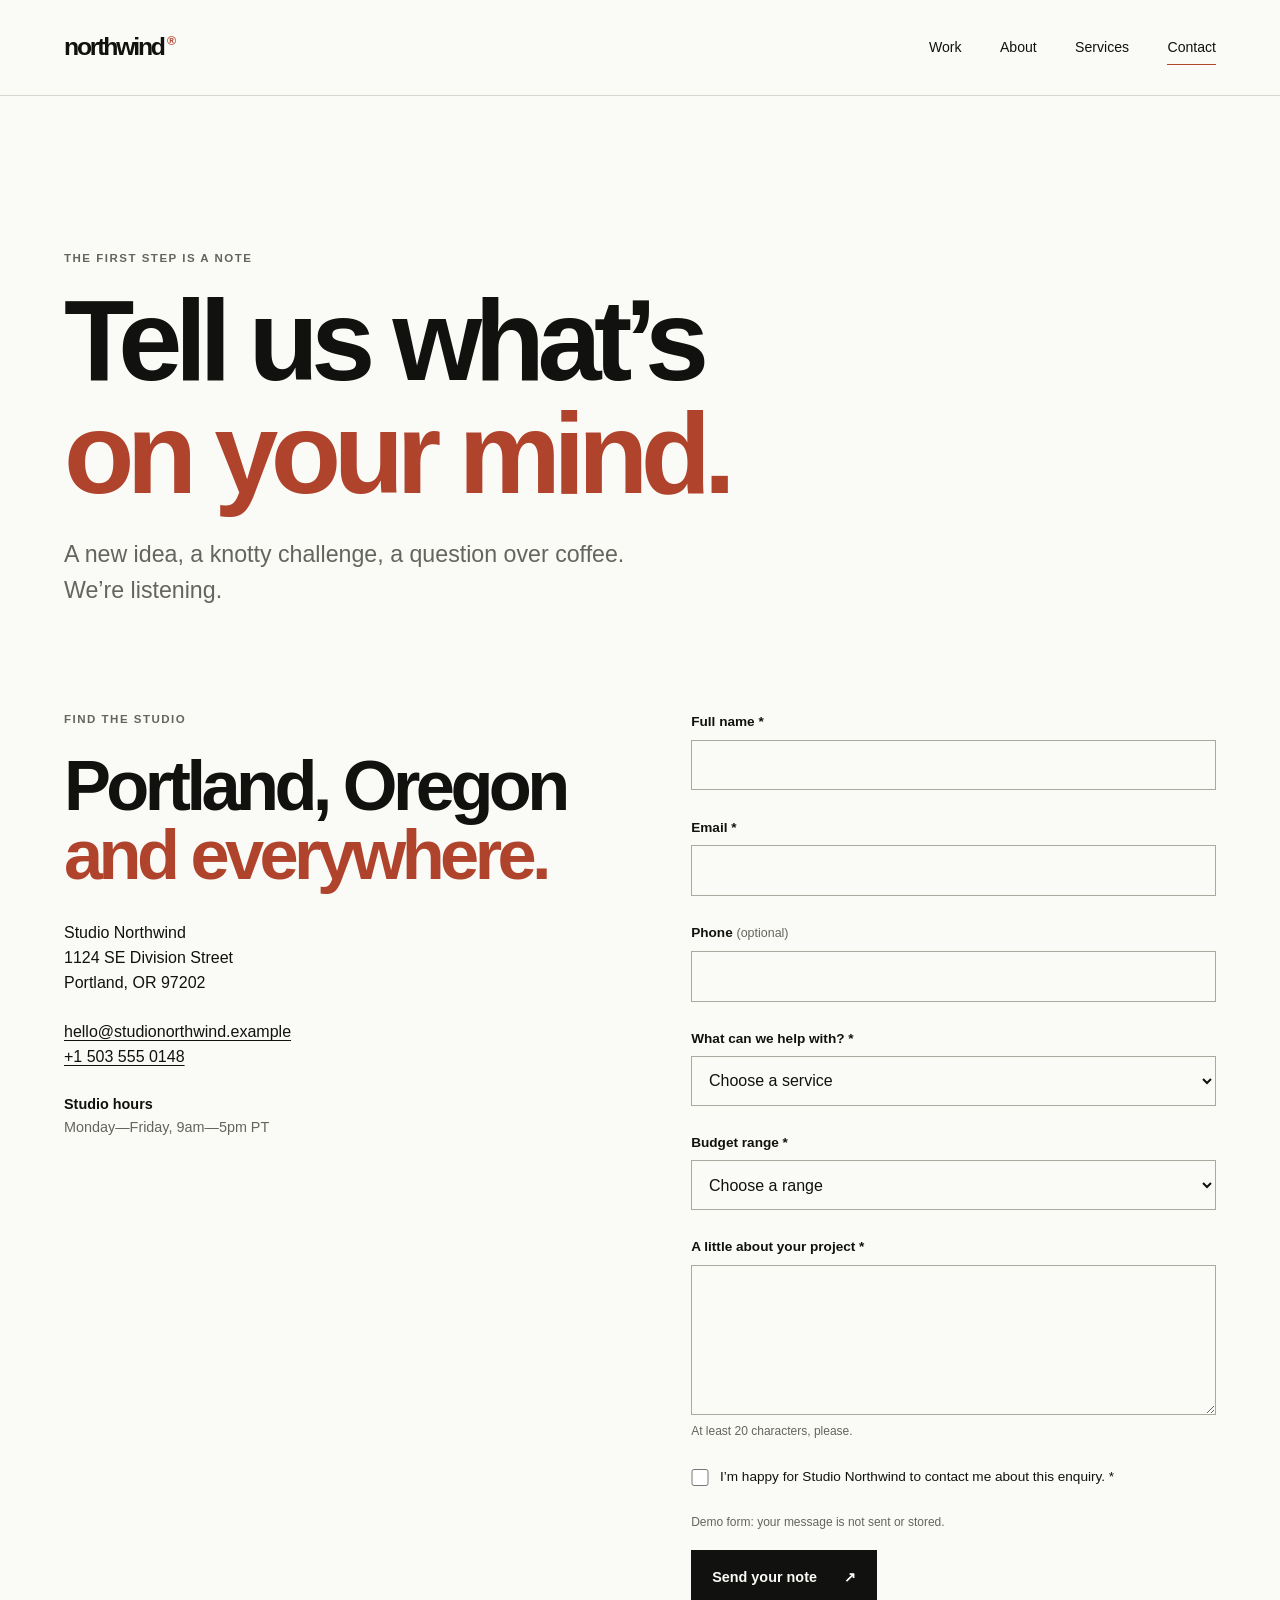
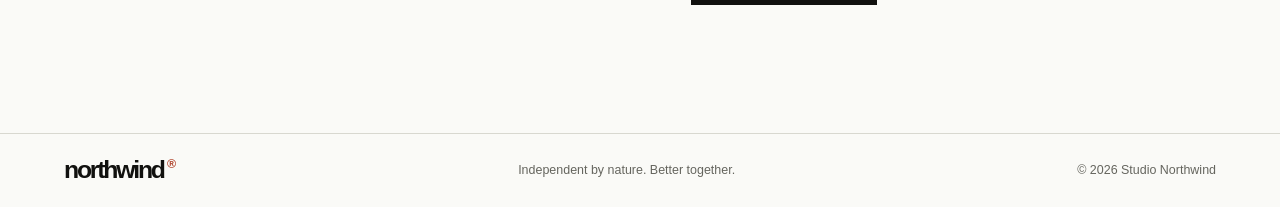
<file: contact.html>
<!doctype html>
<html lang="en">
<head>
  <meta charset="utf-8"><meta name="viewport" content="width=device-width, initial-scale=1">
  <meta name="description" content="Start a conversation with Studio Northwind about your next brand, digital, packaging or editorial project.">
  <meta name="theme-color" content="#fafaf7"><title>Contact — Studio Northwind</title>
  <link rel="icon" href="data:image/svg+xml,<svg xmlns='http://www.w3.org/2000/svg' viewBox='0 0 32 32'><rect width='32' height='32' fill='%2311110f'/><circle cx='16' cy='16' r='6' fill='%23b0432b'/></svg>">
  <link rel="stylesheet" href="contact.css">
  <script type="module" src="main.js"></script>
  <script type="module" src="contact.js"></script>
</head>
<body>
  <a class="skip-link" href="#main">Skip to main content</a>
  <header class="site-header">
    <a class="wordmark" href="index.html" aria-label="Studio Northwind home">northwind<span>®</span></a>
    <button class="menu-toggle" type="button" aria-expanded="false" aria-controls="primary-nav" aria-label="Open navigation"><span></span><span></span></button>
    <nav class="primary-nav" id="primary-nav" aria-label="Main navigation"><a href="work.html">Work</a><a href="about.html">About</a><a href="services.html">Services</a><a href="contact.html" aria-current="page">Contact</a></nav>
  </header>
  <main id="main">
    <section class="page-hero page-wrap"><p class="eyebrow">The first step is a note</p><h1>Tell us what’s<br><span>on your mind.</span></h1><p class="lede">A new idea, a knotty challenge, a question over coffee. We’re listening.</p></section>
    <section class="contact-section page-wrap two-column">
      <div class="contact-details">
        <p class="eyebrow">Find the studio</p><h2>Portland, Oregon<br><span>and everywhere.</span></h2>
        <address>Studio Northwind<br>1124 SE Division Street<br>Portland, OR 97202</address>
        <p><a href="mailto:hello@studionorthwind.example">hello@studionorthwind.example</a><br><a href="tel:+15035550148">+1 503 555 0148</a></p>
        <p class="hours"><span>Studio hours</span><br>Monday—Friday, 9am—5pm PT</p>
      </div>
      <form class="contact-form" id="contact-form" novalidate>
        <div class="form-field"><label for="full-name">Full name <span aria-hidden="true">*</span></label><input id="full-name" name="name" autocomplete="name" required aria-describedby="name-error"><p class="field-error" id="name-error" role="alert"></p></div>
        <div class="form-field"><label for="email">Email <span aria-hidden="true">*</span></label><input id="email" name="email" type="email" autocomplete="email" required aria-describedby="email-error"><p class="field-error" id="email-error" role="alert"></p></div>
        <div class="form-field"><label for="phone">Phone <span class="optional">(optional)</span></label><input id="phone" name="phone" type="tel" autocomplete="tel" aria-describedby="phone-error"><p class="field-error" id="phone-error" role="alert"></p></div>
        <div class="form-field"><label for="service">What can we help with? <span aria-hidden="true">*</span></label><select id="service" name="service" required aria-describedby="service-error"><option value="">Choose a service</option><option>Brand strategy</option><option>Visual identity</option><option>Web design</option><option>Packaging</option><option>Motion</option><option>Editorial</option><option>Something else</option></select><p class="field-error" id="service-error" role="alert"></p></div>
        <div class="form-field"><label for="budget">Budget range <span aria-hidden="true">*</span></label><select id="budget" name="budget" required aria-describedby="budget-error"><option value="">Choose a range</option><option>$5k–$15k</option><option>$15k–$30k</option><option>$30k–$60k</option><option>$60k+</option><option>Not sure yet</option></select><p class="field-error" id="budget-error" role="alert"></p></div>
        <div class="form-field"><label for="message">A little about your project <span aria-hidden="true">*</span></label><textarea id="message" name="message" rows="5" required aria-describedby="message-hint message-error"></textarea><p class="field-hint" id="message-hint">At least 20 characters, please.</p><p class="field-error" id="message-error" role="alert"></p></div>
        <div class="form-field consent-field"><label for="consent"><input id="consent" name="consent" type="checkbox" required aria-describedby="consent-error"><span>I’m happy for Studio Northwind to contact me about this enquiry. <span aria-hidden="true">*</span></span></label><p class="field-error" id="consent-error" role="alert"></p></div>
        <p class="field-hint">Demo form: your message is not sent or stored.</p>
        <button class="button button-dark submit-button" type="submit">Send your note <span aria-hidden="true">↗</span></button>
        <p class="form-success" id="form-success" role="status" tabindex="-1" hidden>Demo only: no message was sent. Thanks for trying the form.</p>
      </form>
    </section>
  </main>
  <footer class="site-footer"><a class="wordmark" href="index.html">northwind<span>®</span></a><p>Independent by nature. Better together.</p><p>© <span data-year>2026</span> Studio Northwind</p></footer>
</body>
</html>
</file>
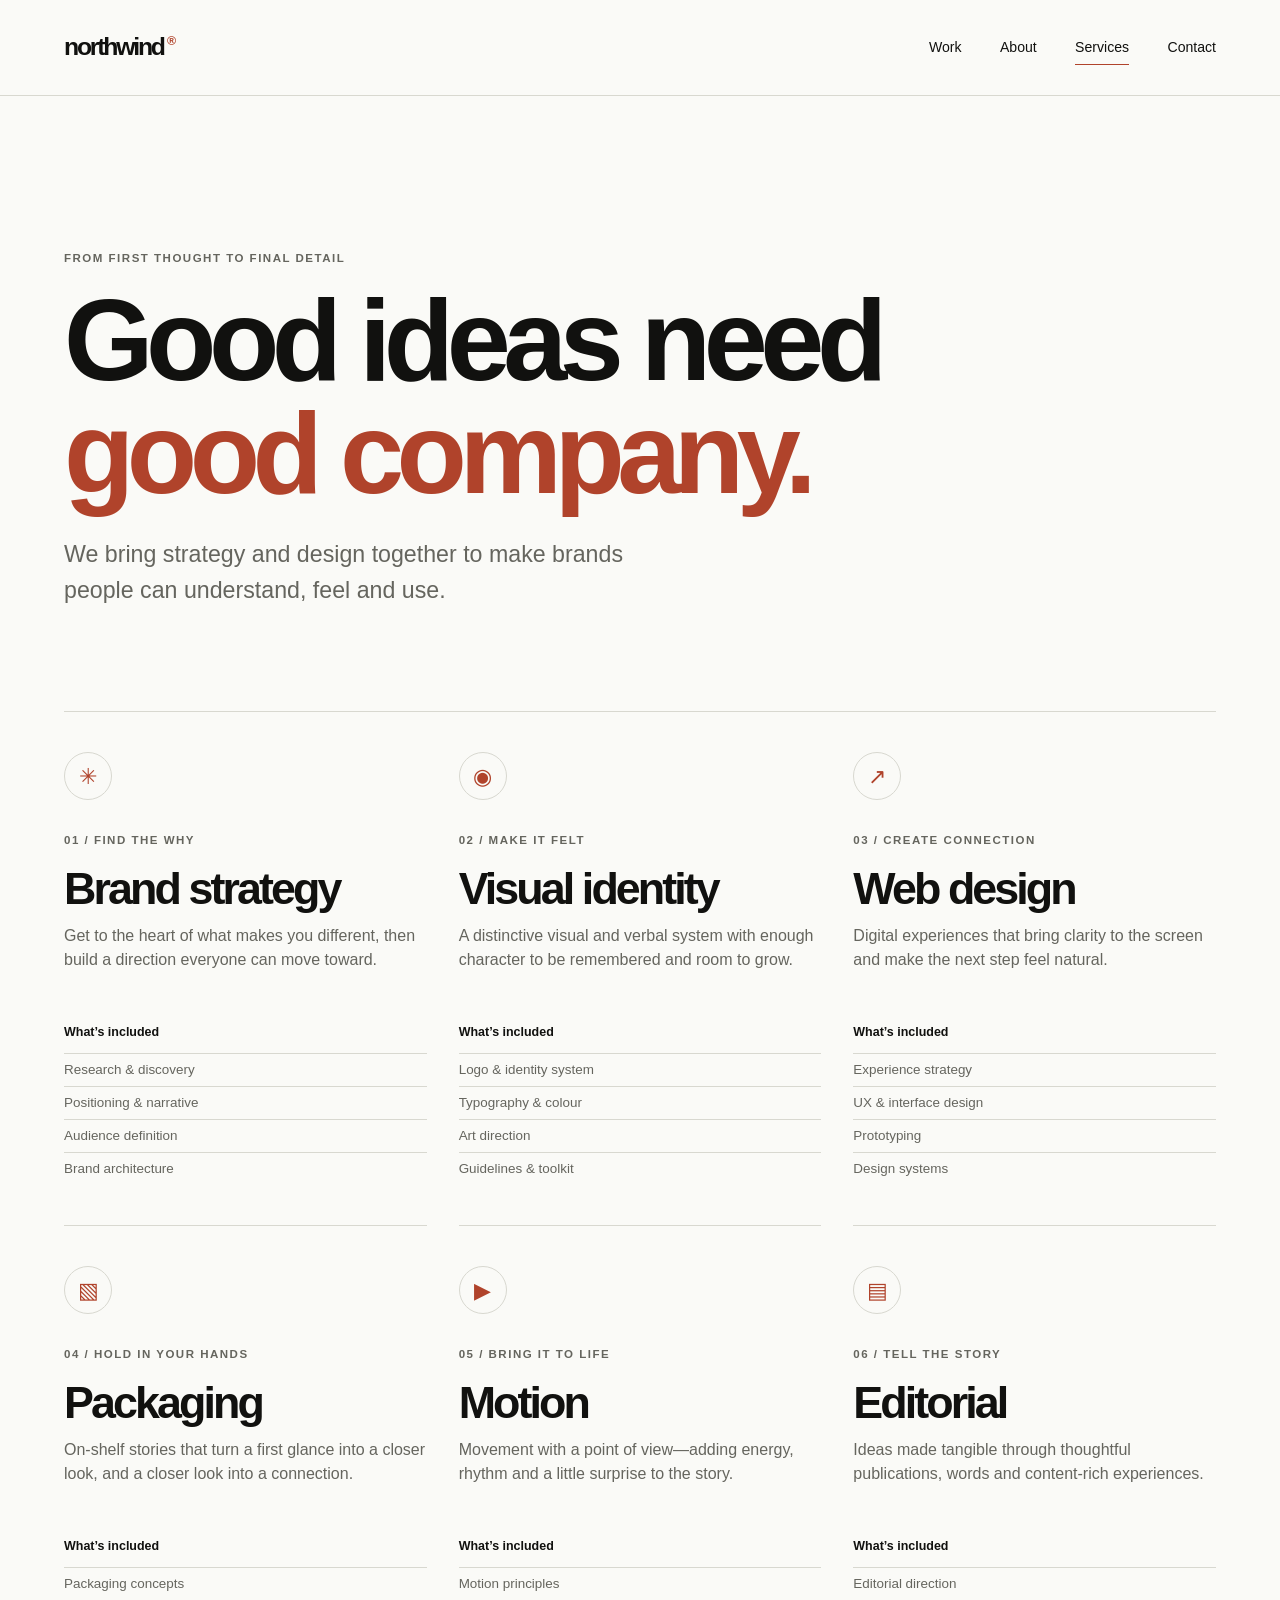
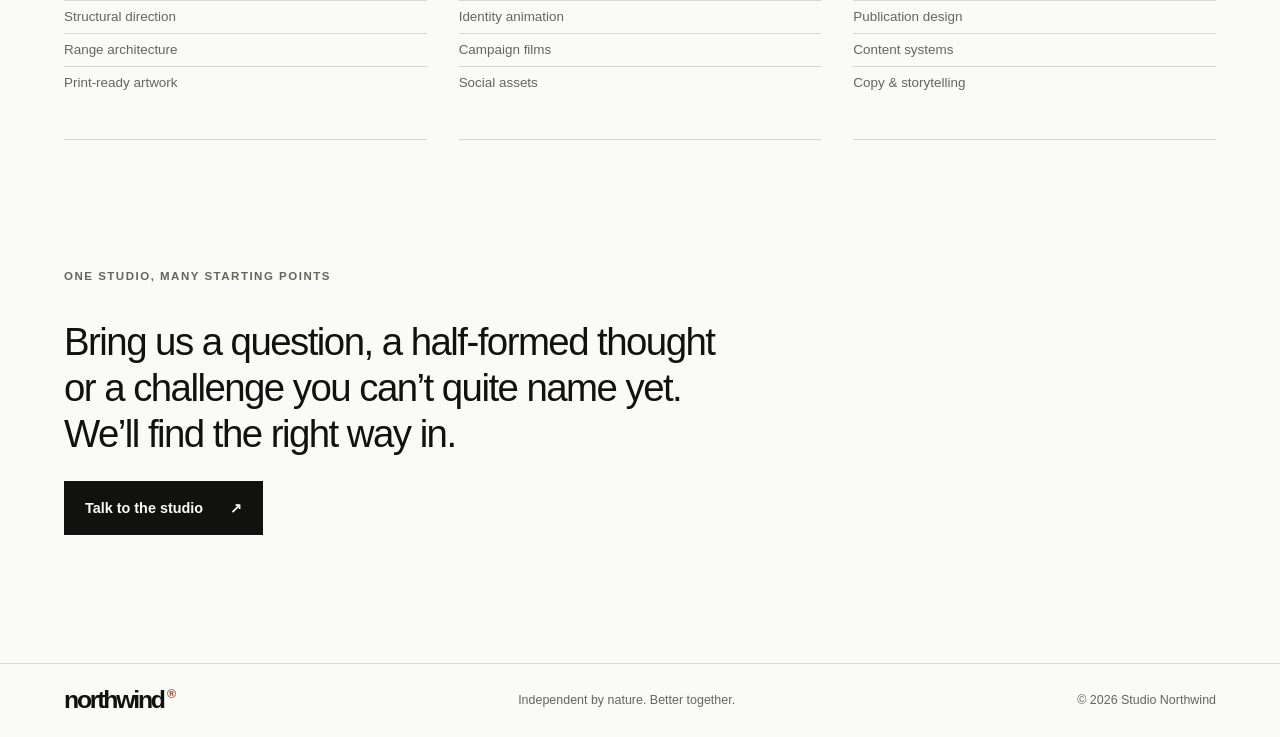
<file: services.html>
<!doctype html>
<html lang="en">
<head>
  <meta charset="utf-8"><meta name="viewport" content="width=device-width, initial-scale=1">
  <meta name="description" content="Explore Studio Northwind’s services: brand strategy, identity, web design, packaging, motion and editorial.">
  <meta name="theme-color" content="#fafaf7"><title>Services — Studio Northwind</title>
  <link rel="icon" href="data:image/svg+xml,<svg xmlns='http://www.w3.org/2000/svg' viewBox='0 0 32 32'><rect width='32' height='32' fill='%2311110f'/><circle cx='16' cy='16' r='6' fill='%23b0432b'/></svg>">
  <link rel="stylesheet" href="style.css"><script type="module" src="main.js"></script><script type="module" src="reveal.js"></script>
  <noscript><style>.reveal{opacity:1!important;transform:none!important}</style></noscript>
</head>
<body>
  <a class="skip-link" href="#main">Skip to main content</a>
  <header class="site-header">
    <a class="wordmark" href="index.html" aria-label="Studio Northwind home">northwind<span>®</span></a>
    <button class="menu-toggle" type="button" aria-expanded="false" aria-controls="primary-nav" aria-label="Open navigation"><span></span><span></span></button>
    <nav class="primary-nav" id="primary-nav" aria-label="Main navigation"><a href="work.html">Work</a><a href="about.html">About</a><a href="services.html" aria-current="page">Services</a><a href="contact.html">Contact</a></nav>
  </header>
  <main id="main">
    <section class="page-hero page-wrap"><p class="eyebrow">From first thought to final detail</p><h1>Good ideas need<br><span>good company.</span></h1><p class="lede">We bring strategy and design together to make brands people can understand, feel and use.</p></section>
    <section class="services-grid page-wrap" aria-label="Our services">
      <article class="service-card reveal"><span class="service-icon" aria-hidden="true">✳</span><p class="eyebrow">01 / Find the why</p><h2>Brand strategy</h2><p>Get to the heart of what makes you different, then build a direction everyone can move toward.</p><h3>What’s included</h3><ul><li>Research &amp; discovery</li><li>Positioning &amp; narrative</li><li>Audience definition</li><li>Brand architecture</li></ul></article>
      <article class="service-card reveal"><span class="service-icon" aria-hidden="true">◉</span><p class="eyebrow">02 / Make it felt</p><h2>Visual identity</h2><p>A distinctive visual and verbal system with enough character to be remembered and room to grow.</p><h3>What’s included</h3><ul><li>Logo &amp; identity system</li><li>Typography &amp; colour</li><li>Art direction</li><li>Guidelines &amp; toolkit</li></ul></article>
      <article class="service-card reveal"><span class="service-icon" aria-hidden="true">↗</span><p class="eyebrow">03 / Create connection</p><h2>Web design</h2><p>Digital experiences that bring clarity to the screen and make the next step feel natural.</p><h3>What’s included</h3><ul><li>Experience strategy</li><li>UX &amp; interface design</li><li>Prototyping</li><li>Design systems</li></ul></article>
      <article class="service-card reveal"><span class="service-icon" aria-hidden="true">▧</span><p class="eyebrow">04 / Hold in your hands</p><h2>Packaging</h2><p>On-shelf stories that turn a first glance into a closer look, and a closer look into a connection.</p><h3>What’s included</h3><ul><li>Packaging concepts</li><li>Structural direction</li><li>Range architecture</li><li>Print-ready artwork</li></ul></article>
      <article class="service-card reveal"><span class="service-icon" aria-hidden="true">▶</span><p class="eyebrow">05 / Bring it to life</p><h2>Motion</h2><p>Movement with a point of view—adding energy, rhythm and a little surprise to the story.</p><h3>What’s included</h3><ul><li>Motion principles</li><li>Identity animation</li><li>Campaign films</li><li>Social assets</li></ul></article>
      <article class="service-card reveal"><span class="service-icon" aria-hidden="true">▤</span><p class="eyebrow">06 / Tell the story</p><h2>Editorial</h2><p>Ideas made tangible through thoughtful publications, words and content-rich experiences.</p><h3>What’s included</h3><ul><li>Editorial direction</li><li>Publication design</li><li>Content systems</li><li>Copy &amp; storytelling</li></ul></article>
    </section>
    <section class="service-note page-wrap"><p class="eyebrow">One studio, many starting points</p><p>Bring us a question, a half-formed thought or a challenge you can’t quite name yet. We’ll find the right way in.</p><a class="button button-dark" href="contact.html">Talk to the studio <span aria-hidden="true">↗</span></a></section>
  </main>
  <footer class="site-footer"><a class="wordmark" href="index.html">northwind<span>®</span></a><p>Independent by nature. Better together.</p><p>© <span data-year>2026</span> Studio Northwind</p></footer>
</body>
</html>
</file>
<file: contact.css>
:root {
  color-scheme: light;
  --paper: #fafaf7;
  --ink: #11110f;
  --muted: #65655e;
  --line: #d8d8d0;
  --accent: #b0432b;
  --content: 1440px;
  --gutter: clamp(1.25rem, 5vw, 5.5rem);
  --space-section: clamp(5rem, 10vw, 10rem);
  font-family: Arial, Helvetica, sans-serif;
}

* { box-sizing: border-box; }
html { scroll-behavior: smooth; }
body { margin: 0; background: var(--paper); color: var(--ink); font-size: 1rem; line-height: 1.55; }
a { color: inherit; }
button, input, select, textarea { font: inherit; }
button { color: inherit; }
:focus-visible { outline: 3px solid var(--accent); outline-offset: 4px; }
.page-wrap { width: min(100% - 2 * var(--gutter), var(--content)); margin-inline: auto; }
.skip-link { position: absolute; z-index: 20; top: .75rem; left: .75rem; padding: .8rem 1rem; transform: translateY(-160%); background: var(--ink); color: var(--paper); }
.skip-link:focus { transform: translateY(0); }

.site-header { position: sticky; z-index: 10; top: 0; display: flex; align-items: center; justify-content: space-between; min-height: 5.25rem; padding: .9rem var(--gutter); border-bottom: 1px solid var(--line); background: rgb(250 250 247 / 96%); }
.wordmark { font-size: 1.55rem; font-weight: 800; letter-spacing: -.09em; line-height: 1; text-decoration: none; }
.wordmark span { margin-left: .2rem; color: var(--accent); font-size: .5em; vertical-align: top; letter-spacing: 0; }
.primary-nav { display: flex; align-items: center; gap: clamp(1.4rem, 3vw, 3rem); }
.primary-nav a { position: relative; padding-block: .5rem; font-size: .88rem; text-decoration: none; }
.primary-nav a::after { position: absolute; right: 0; bottom: .1rem; left: 0; height: 1px; content: ""; background: var(--accent); transform: scaleX(0); transform-origin: left; transition: transform .22s ease; }
.primary-nav a:hover::after, .primary-nav a:focus-visible::after, .primary-nav a[aria-current="page"]::after { transform: scaleX(1); }
.menu-toggle { display: none; width: 2.8rem; height: 2.8rem; align-items: center; justify-content: center; flex-direction: column; gap: .35rem; border: 1px solid var(--line); background: transparent; cursor: pointer; }
.menu-toggle span { display: block; width: 1.1rem; height: 1px; background: var(--ink); transition: transform .2s ease; }
.menu-toggle[aria-expanded="true"] span:first-child { transform: translateY(3px) rotate(45deg); }
.menu-toggle[aria-expanded="true"] span:last-child { transform: translateY(-3px) rotate(-45deg); }

h1, h2, h3, p { margin-top: 0; }
h1, h2 { font-weight: 600; letter-spacing: -.065em; line-height: .98; }
h1 { margin-bottom: 1.5rem; font-size: clamp(3.5rem, 9vw, 8.5rem); }
h2 { font-size: clamp(2.5rem, 5vw, 5rem); }
h1 span, h2 span { color: var(--accent); }
.eyebrow { margin-bottom: 1.15rem; color: var(--muted); font-size: .72rem; font-weight: 700; letter-spacing: .13em; line-height: 1.4; text-transform: uppercase; }
.text-link span, .button span { transition: transform .2s ease; }
.text-link:hover span, .button:hover span { transform: translate(3px, -3px); }
.button { display: inline-flex; min-height: 3.4rem; align-items: center; justify-content: center; gap: 1.7rem; padding: .9rem 1.25rem; border: 1px solid var(--ink); background: transparent; color: var(--ink); font-size: .9rem; font-weight: 600; text-decoration: none; transition: color .2s ease, background-color .2s ease, transform .2s ease; }
.button:hover { transform: translateY(-2px); background: var(--ink); color: var(--paper); }
.button-dark { background: var(--ink); color: var(--paper); }
.button-dark:hover { background: var(--accent); border-color: var(--accent); color: #fff; }

.site-footer { display: flex; align-items: center; justify-content: space-between; gap: 1.5rem; flex-wrap: wrap; padding: 1.5rem var(--gutter); border-top: 1px solid var(--line); }
.site-footer p { margin: 0; color: var(--muted); font-size: .78rem; }
.page-hero { padding-block: clamp(5rem, 12vw, 10rem) clamp(4rem, 8vw, 7rem); }
.page-hero h1 { margin-bottom: 1.7rem; }
.lede { max-width: 39rem; margin-bottom: 0; color: var(--muted); font-size: clamp(1.12rem, 2vw, 1.45rem); }
.two-column { display: grid; grid-template-columns: 1fr; gap: 2rem; }
.contact-section { padding-bottom: var(--space-section); }
.contact-details h2 { margin-bottom: 2rem; font-size: clamp(2.7rem, 5.5vw, 5.5rem); }
.contact-details address { margin-bottom: 1.5rem; font-style: normal; }
.contact-details > p { margin-bottom: 1.5rem; }
.contact-details a { text-decoration-thickness: 1px; text-underline-offset: .2rem; }
.hours { color: var(--muted); font-size: .9rem; }
.hours span { color: var(--ink); font-weight: 600; }
.contact-form { display: grid; gap: 1.2rem; }
.form-field { display: grid; gap: .45rem; }
.form-field > label { font-size: .85rem; font-weight: 600; }
.optional { color: var(--muted); font-size: .78rem; font-weight: 400; }
.form-field input:not([type="checkbox"]), .form-field select, .form-field textarea { width: 100%; min-height: 3.1rem; padding: .75rem .8rem; border: 1px solid #aaa99f; border-radius: 0; background: transparent; color: var(--ink); }
.form-field textarea { min-height: 9rem; resize: vertical; }
.form-field [aria-invalid="true"] { border-color: #a52e20 !important; }
.field-error { min-height: 0; margin: 0; color: #922b20; font-size: .78rem; }
.field-hint { margin: 0; color: var(--muted); font-size: .75rem; }
.consent-field > label { display: flex; align-items: start; gap: .7rem; font-weight: 400; line-height: 1.4; }
.consent-field input { width: 1.1rem; height: 1.1rem; flex: 0 0 auto; margin: .12rem 0 0; accent-color: var(--accent); }
.submit-button { justify-self: start; cursor: pointer; }
.submit-button:disabled { cursor: wait; opacity: .65; }
.form-success { margin: .5rem 0 0; padding: 1rem; border-left: 3px solid var(--accent); background: #e9e9e2; }

@media (min-width: 768px) {
  .two-column { grid-template-columns: 1fr 1fr; gap: clamp(3rem, 8vw, 9rem); }
  .contact-details { position: sticky; top: 7rem; align-self: start; }
}
@media (min-width: 1280px) {
  .site-header { min-height: 6rem; }
}
@media (max-width: 767px) {
  .menu-toggle { display: flex; }
  .primary-nav { position: absolute; top: 100%; right: 0; left: 0; display: none; align-items: stretch; flex-direction: column; gap: 0; padding: .5rem var(--gutter) 1rem; border-bottom: 1px solid var(--line); background: var(--paper); }
  .primary-nav.is-open { display: flex; }
  .primary-nav a { padding-block: .9rem; border-bottom: 1px solid var(--line); font-size: 1rem; }
  .primary-nav a::after { display: none; }
}
@media (prefers-reduced-motion: reduce) {
  *, *::before, *::after { scroll-behavior: auto !important; animation-duration: .01ms !important; animation-iteration-count: 1 !important; transition-duration: .01ms !important; }
}
</file>
<file: style.css>
:root {
  color-scheme: light;
  --paper: #fafaf7;
  --ink: #11110f;
  --muted: #65655e;
  --line: #d8d8d0;
  --accent: #b0432b;
  --content: 1440px;
  --gutter: clamp(1.25rem, 5vw, 5.5rem);
  --space-section: clamp(5rem, 10vw, 10rem);
  font-family: Arial, Helvetica, sans-serif;
}

* { box-sizing: border-box; }
html { scroll-behavior: smooth; }
body { margin: 0; background: var(--paper); color: var(--ink); font-size: 1rem; line-height: 1.55; }
img { display: block; width: 100%; height: auto; }
a { color: inherit; }
button, input, select, textarea { font: inherit; }
button { color: inherit; }
:focus-visible { outline: 3px solid var(--accent); outline-offset: 4px; }
.page-wrap { width: min(100% - 2 * var(--gutter), var(--content)); margin-inline: auto; }
.visually-hidden { position: absolute; width: 1px; height: 1px; padding: 0; margin: -1px; overflow: hidden; clip: rect(0, 0, 0, 0); white-space: nowrap; border: 0; }
.skip-link { position: absolute; z-index: 20; top: .75rem; left: .75rem; padding: .8rem 1rem; transform: translateY(-160%); background: var(--ink); color: var(--paper); }
.skip-link:focus { transform: translateY(0); }

.site-header { position: sticky; z-index: 10; top: 0; display: flex; align-items: center; justify-content: space-between; min-height: 5.25rem; padding: .9rem var(--gutter); border-bottom: 1px solid var(--line); background: rgb(250 250 247 / 96%); }
.wordmark { font-size: 1.55rem; font-weight: 800; letter-spacing: -.09em; line-height: 1; text-decoration: none; }
.wordmark span { margin-left: .2rem; color: var(--accent); font-size: .5em; vertical-align: top; letter-spacing: 0; }
.primary-nav { display: flex; align-items: center; gap: clamp(1.4rem, 3vw, 3rem); }
.primary-nav a { position: relative; padding-block: .5rem; font-size: .88rem; text-decoration: none; }
.primary-nav a::after { position: absolute; right: 0; bottom: .1rem; left: 0; height: 1px; content: ""; background: var(--accent); transform: scaleX(0); transform-origin: left; transition: transform .22s ease; }
.primary-nav a:hover::after, .primary-nav a:focus-visible::after, .primary-nav a[aria-current="page"]::after { transform: scaleX(1); }
.menu-toggle { display: none; width: 2.8rem; height: 2.8rem; align-items: center; justify-content: center; flex-direction: column; gap: .35rem; border: 1px solid var(--line); background: transparent; cursor: pointer; }
.menu-toggle span { display: block; width: 1.1rem; height: 1px; background: var(--ink); transition: transform .2s ease; }
.menu-toggle[aria-expanded="true"] span:first-child { transform: translateY(3px) rotate(45deg); }
.menu-toggle[aria-expanded="true"] span:last-child { transform: translateY(-3px) rotate(-45deg); }

h1, h2, h3, p, figure { margin-top: 0; }
h1, h2 { font-weight: 600; letter-spacing: -.065em; line-height: .98; }
h1 { margin-bottom: 1.5rem; font-size: clamp(3.5rem, 9vw, 8.5rem); }
h2 { font-size: clamp(2.5rem, 5vw, 5rem); }
h1 span, h2 span { color: var(--accent); }
.eyebrow { margin-bottom: 1.15rem; color: var(--muted); font-size: .72rem; font-weight: 700; letter-spacing: .13em; line-height: 1.4; text-transform: uppercase; }
.text-link { display: inline-flex; align-items: center; gap: .75rem; padding-bottom: .3rem; border-bottom: 1px solid var(--ink); font-size: .92rem; font-weight: 600; text-decoration: none; }
.text-link span, .button span { transition: transform .2s ease; }
.text-link:hover span, .button:hover span { transform: translate(3px, -3px); }
.button { display: inline-flex; min-height: 3.4rem; align-items: center; justify-content: center; gap: 1.7rem; padding: .9rem 1.25rem; border: 1px solid var(--ink); background: transparent; color: var(--ink); font-size: .9rem; font-weight: 600; text-decoration: none; transition: color .2s ease, background-color .2s ease, transform .2s ease; }
.button:hover { transform: translateY(-2px); background: var(--ink); color: var(--paper); }
.button-dark { background: var(--ink); color: var(--paper); }
.button-dark:hover { background: var(--accent); border-color: var(--accent); color: #fff; }

.home-hero { display: grid; gap: 2.5rem; padding-top: clamp(3.5rem, 8vw, 7rem); }
.hero-copy { align-self: center; }
.hero-copy h1 { margin-top: 1.5rem; }
.hero-intro { max-width: 29rem; margin-bottom: 1.8rem; color: var(--muted); font-size: clamp(1.05rem, 1.6vw, 1.35rem); }
.hero-image { position: relative; margin-bottom: 0; }
.hero-image img { aspect-ratio: 1.18; object-fit: cover; }
.hero-image figcaption { margin-top: .65rem; color: var(--muted); font-size: .75rem; }
.section { padding-block: var(--space-section); }
.section-heading { display: flex; align-items: end; justify-content: space-between; gap: 2rem; margin-bottom: 2.5rem; }
.section-heading h2 { margin-bottom: 0; }
.section-heading > .text-link { margin-bottom: .55rem; }
.project-grid { display: grid; grid-template-columns: 1fr; gap: 2.5rem 1.15rem; }
.project-card { min-width: 0; }
.project-card a, .project-open { display: block; width: 100%; padding: 0; border: 0; background: transparent; color: inherit; text-align: left; text-decoration: none; cursor: pointer; }
.project-card img { aspect-ratio: 1.25; object-fit: cover; transition: transform .5s ease; }
.project-card a, .project-card .project-open { overflow: hidden; }
.project-card:hover img, .project-card:focus-within img { transform: scale(1.035); }
.project-meta { display: flex; align-items: start; justify-content: space-between; gap: 1rem; padding-top: .9rem; }
.project-meta h3, .project-meta strong { display: block; margin: 0; font-size: 1rem; font-weight: 600; }
.project-meta p, .project-meta small { display: block; margin: .2rem 0 0; color: var(--muted); font-size: .8rem; font-weight: 400; }
.project-arrow { color: var(--accent); }
.what-strip { padding-block: clamp(4rem, 8vw, 7rem); background: #e9e9e2; }
.what-inner { display: grid; justify-items: start; }
.what-inner h2 { max-width: 850px; margin-bottom: 2rem; font-size: clamp(2.6rem, 6.5vw, 6rem); }
.clients { padding-block: var(--space-section); border-bottom: 1px solid var(--line); }
.client-list { display: flex; align-items: center; justify-content: space-between; gap: 1.5rem; flex-wrap: wrap; margin: 2.5rem 0 0; padding: 0; list-style: none; }
.client-list li { font-size: clamp(1rem, 2vw, 1.7rem); font-weight: 700; letter-spacing: -.06em; line-height: 1; }
.client-list li:nth-child(3) { font-family: Georgia, serif; font-weight: 400; }
.cta-band { display: grid; justify-items: start; padding-block: var(--space-section); }
.cta-band h2 { margin-bottom: 2rem; font-size: clamp(3.5rem, 9vw, 8rem); }
.site-footer { display: flex; align-items: center; justify-content: space-between; gap: 1.5rem; flex-wrap: wrap; padding: 1.5rem var(--gutter); border-top: 1px solid var(--line); }
.site-footer p { margin: 0; color: var(--muted); font-size: .78rem; }

.page-hero { padding-block: clamp(5rem, 12vw, 10rem) clamp(4rem, 8vw, 7rem); }
.page-hero h1 { margin-bottom: 1.7rem; }
.lede { max-width: 39rem; margin-bottom: 0; color: var(--muted); font-size: clamp(1.12rem, 2vw, 1.45rem); }
.two-column { display: grid; grid-template-columns: 1fr; gap: 2rem; }
.story-section { padding-block: 2rem var(--space-section); }
.story-section h2, .contact-details h2, .values-section h2 { margin-bottom: 0; font-size: clamp(2.7rem, 5.5vw, 5.5rem); }
.body-copy { max-width: 38rem; color: #393934; }
.body-copy p { margin-bottom: 1.3rem; }
.section-note { max-width: 17rem; margin: 0 0 .35rem; color: var(--muted); }
.team-grid { display: grid; grid-template-columns: repeat(2, minmax(0, 1fr)); gap: 2rem .9rem; }
.team-card img { aspect-ratio: .92; object-fit: cover; filter: saturate(.78); }
.team-card h3 { margin: .75rem 0 .1rem; font-size: .95rem; }
.team-card p { margin-bottom: 0; color: var(--muted); font-size: .78rem; }
.values-section { padding-block: var(--space-section); background: #e9e9e2; }
.values-list article { display: grid; grid-template-columns: 2.5rem 1fr; gap: 1rem; padding-block: 1.4rem; border-top: 1px solid #c9c9c1; }
.values-list article > span { color: var(--accent); font-size: .8rem; }
.values-list h3 { margin-bottom: .4rem; font-size: 1.2rem; }
.values-list p { max-width: 32rem; margin-bottom: 0; color: #4b4b45; }
.timeline-section > h2 { margin-bottom: 2.5rem; }
.timeline { display: grid; grid-template-columns: 1fr; margin: 0; padding: 0; list-style: none; }
.timeline li { display: grid; grid-template-columns: 4rem 1fr; gap: 1rem; padding: 1.25rem 0; border-top: 1px solid var(--line); }
.timeline time { color: var(--accent); font-size: .85rem; font-weight: 700; }
.timeline p { max-width: 38rem; margin: 0; }

.services-grid { display: grid; grid-template-columns: 1fr; border-top: 1px solid var(--line); }
.service-card { padding: 2rem 0; border-bottom: 1px solid var(--line); }
.service-icon { display: inline-grid; width: 3rem; height: 3rem; place-items: center; margin-bottom: 2rem; border: 1px solid var(--line); border-radius: 50%; color: var(--accent); font-size: 1.35rem; }
.service-card h2 { margin-bottom: .8rem; font-size: clamp(2rem, 3.5vw, 3.1rem); }
.service-card > p:not(.eyebrow) { max-width: 28rem; min-height: 4.5rem; color: var(--muted); }
.service-card h3 { margin-top: 1.7rem; margin-bottom: .7rem; font-size: .78rem; }
.service-card ul { margin: 0; padding: 0; color: var(--muted); font-size: .84rem; list-style: none; }
.service-card li { padding-block: .35rem; border-top: 1px solid var(--line); }
.service-note { display: grid; justify-items: start; gap: 1rem; padding-block: var(--space-section); }
.service-note > p:not(.eyebrow) { max-width: 42rem; margin: 0 0 .5rem; font-size: clamp(1.5rem, 3vw, 2.5rem); letter-spacing: -.04em; line-height: 1.2; }

.filter-row { display: flex; gap: .4rem; flex-wrap: wrap; margin-bottom: 2rem; }
.filter-button { display: inline-flex; min-height: 2.7rem; align-items: center; gap: .45rem; padding: .55rem .85rem; border: 1px solid var(--line); background: transparent; font-size: .83rem; cursor: pointer; transition: background-color .2s ease, color .2s ease, border-color .2s ease; }
.filter-button span { color: inherit; font-size: .66rem; opacity: .7; }
.filter-button:hover, .filter-button.is-active { border-color: var(--ink); background: var(--ink); color: var(--paper); }
.portfolio-section { padding-bottom: 2rem; }
.project-card[hidden] { display: none; }
.case-study { padding-top: clamp(2rem, 5vw, 4rem); }
.case-heading { max-width: 62rem; padding-block: 1rem clamp(2rem, 5vw, 4rem); }
.case-back { margin-bottom: clamp(3rem, 8vw, 7rem); }
.case-heading .eyebrow { margin-bottom: 1.4rem; }
.case-heading h1 { margin-bottom: 1.2rem; }
.case-heading .lede { max-width: 46rem; }
.case-tags { display: flex; flex-wrap: wrap; gap: .55rem; margin: 2rem 0 0; padding: 0; list-style: none; }
.case-tags li { padding: .5rem .75rem; border: 1px solid var(--line); color: var(--muted); font-size: .75rem; }
.case-hero-figure { margin: 0 0 var(--space-section); }
.case-hero-image { width: 100%; max-height: 76vh; aspect-ratio: 1.35; object-fit: cover; background: #e9e9e2; }
.case-hero-figure figcaption, .case-supporting-image figcaption, .case-gallery-item figcaption { margin-top: .75rem; color: var(--muted); font-size: .78rem; }
.case-section { padding-block: clamp(4rem, 9vw, 8rem); border-top: 1px solid var(--line); }
.case-section h2, .case-gallery-heading h2 { margin-bottom: 0; font-size: clamp(2.6rem, 5.5vw, 5.4rem); }
.case-intro, .case-challenge, .case-strategy, .case-deliverables, .case-credits { display: grid; grid-template-columns: 1fr; gap: 2rem; }
.case-copy { max-width: 43rem; color: #393934; }
.case-copy p { margin-bottom: 1.25rem; }
.case-copy p:last-child { margin-bottom: 0; }
.case-challenge { background: #e9e9e2; box-shadow: 0 0 0 100vmax #e9e9e2; clip-path: inset(0 -100vmax); }
.case-statement { max-width: 47rem; margin: 0; font-size: clamp(1.45rem, 3vw, 2.4rem); letter-spacing: -.035em; line-height: 1.22; }
.case-strategy-copy { max-width: 38rem; }
.case-strategy-copy h2 { margin-bottom: 1.5rem; }
.case-strategy-copy > p:last-child { max-width: 36rem; margin-bottom: 0; color: var(--muted); font-size: 1.05rem; }
.case-supporting-image { margin: 0; }
.case-supporting-image img { aspect-ratio: .95; object-fit: cover; }
.case-process > h2 { margin-bottom: 3rem; }
.case-process-list { display: grid; grid-template-columns: 1fr; gap: 0; margin: 0; padding: 0; list-style: none; }
.case-process-list li { display: grid; grid-template-columns: 3rem 1fr; gap: 1rem; padding: 1.4rem 0; border-top: 1px solid var(--line); }
.case-step { color: var(--accent); font-size: .8rem; font-weight: 700; }
.case-process-list h3 { margin-bottom: .4rem; font-size: 1.05rem; }
.case-process-list p { max-width: 34rem; margin: 0; color: var(--muted); font-size: .9rem; }
.deliverable-list { margin: 0; padding: 0; list-style: none; }
.deliverable-list li { padding: .9rem 0; border-bottom: 1px solid var(--line); font-size: 1rem; }
.deliverable-list li:first-child { border-top: 1px solid var(--line); }
.case-gallery { border-top: 0; }
.case-gallery-heading { display: flex; align-items: end; justify-content: space-between; gap: 2rem; margin-bottom: 2.5rem; }
.case-gallery-heading > p { max-width: 13rem; margin: 0 0 .4rem; color: var(--muted); font-size: .85rem; }
.case-gallery-grid { display: grid; grid-template-columns: 1fr; gap: 2rem 1.25rem; }
.case-gallery-item { min-width: 0; margin: 0; }
.gallery-trigger { position: relative; display: block; width: 100%; padding: 0; overflow: hidden; border: 0; background: #e9e9e2; cursor: zoom-in; text-align: left; }
.gallery-trigger img { width: 100%; max-height: 70vh; object-fit: cover; transition: transform .45s ease; }
.gallery-trigger:hover img, .gallery-trigger:focus-visible img { transform: scale(1.025); }
.gallery-zoom { position: absolute; right: .8rem; bottom: .8rem; display: grid; width: 2.6rem; height: 2.6rem; place-items: center; background: var(--paper); color: var(--ink); }
.case-gallery-tall .gallery-trigger img { aspect-ratio: .82; }
.case-gallery-wide .gallery-trigger img { aspect-ratio: 1.35; }
.case-gallery-standard .gallery-trigger img { aspect-ratio: 1.15; }
.case-impact { padding-inline: var(--gutter); background: #e9e9e2; box-shadow: 0 0 0 100vmax #e9e9e2; clip-path: inset(0 -100vmax); }
.case-impact h2 { margin-bottom: 1.7rem; }
.case-impact > p:not(.eyebrow) { max-width: 48rem; margin-bottom: 1rem; font-size: clamp(1.2rem, 2.5vw, 1.8rem); }
.case-impact small { color: var(--muted); font-size: .75rem; }
.case-credit-list { margin: 0; }
.case-credit-list > div { display: grid; grid-template-columns: minmax(6rem, .45fr) 1fr; gap: 1rem; padding: .9rem 0; border-top: 1px solid var(--line); }
.case-credit-list dt { color: var(--muted); font-size: .82rem; }
.case-credit-list dd { margin: 0; font-size: .9rem; }
.next-project-section { padding-block: clamp(4rem, 9vw, 8rem); background: #e9e9e2; }
.next-project-inner > h2 { margin-bottom: 2rem; font-size: clamp(2.7rem, 6vw, 5rem); }
.next-project-card { display: grid; grid-template-columns: 1fr; margin-bottom: 2rem; background: var(--paper); text-decoration: none; }
.next-project-image { aspect-ratio: 1.3; object-fit: cover; }
.next-project-copy { display: grid; align-content: center; justify-items: start; gap: .6rem; padding: clamp(1.5rem, 4vw, 3rem); }
.next-project-copy .eyebrow { margin: 0; }
.next-project-copy > strong { font-size: clamp(2rem, 5vw, 3.5rem); letter-spacing: -.05em; }
.next-project-copy > span:last-child { color: var(--muted); font-size: .85rem; }
.next-project-card:hover .next-project-image { filter: brightness(.94); }
.gallery-lightbox { position: fixed; width: min(100vw, 1100px); max-width: none; max-height: 100dvh; grid-template-columns: auto minmax(0, 1fr) auto; align-items: center; gap: .75rem; padding: clamp(.75rem, 3vw, 2rem); overflow: auto; border: 1px solid var(--line); background: var(--paper); color: var(--ink); }
.gallery-lightbox[open] { display: grid; }
.gallery-lightbox::backdrop { background: rgb(17 17 15 / 88%); }
.lightbox-figure { grid-column: 2; grid-row: 1; min-width: 0; margin: 0; }
.lightbox-image { width: auto; max-width: 100%; height: auto; max-height: calc(100dvh - 8rem); margin-inline: auto; object-fit: contain; }
.lightbox-caption { margin-top: .75rem; color: var(--muted); font-size: .82rem; text-align: center; }
.lightbox-close, .lightbox-previous, .lightbox-next { display: grid; width: 2.75rem; height: 2.75rem; place-items: center; border: 1px solid var(--line); background: var(--paper); color: var(--ink); font-size: 1.35rem; cursor: pointer; }
.lightbox-close { position: absolute; z-index: 1; top: .75rem; right: .75rem; }
.lightbox-previous { grid-column: 1; grid-row: 1; }
.lightbox-next { grid-column: 3; grid-row: 1; }
.lightbox-count { grid-column: 1 / -1; margin: 0; color: var(--muted); font-size: .75rem; text-align: center; }
@media (min-width: 768px) {
  .case-heading { padding-top: 2rem; }
  .case-intro, .case-challenge, .case-strategy, .case-deliverables, .case-credits { grid-template-columns: minmax(0, .8fr) minmax(0, 1.2fr); gap: clamp(3rem, 8vw, 9rem); }
  .case-strategy { align-items: center; }
  .case-process-list { grid-template-columns: repeat(2, minmax(0, 1fr)); column-gap: 2rem; }
  .case-gallery-grid { grid-template-columns: repeat(2, minmax(0, 1fr)); gap: 2.5rem 1.5rem; }
  .case-gallery-wide { grid-column: 1 / -1; }
  .next-project-card { grid-template-columns: minmax(0, 1fr) minmax(18rem, .8fr); }
}
@media (min-width: 1024px) {
  .case-process-list { grid-template-columns: repeat(4, minmax(0, 1fr)); column-gap: 1.5rem; }
  .case-gallery-grid { gap: 3rem 1.8rem; }
}
@media (max-width: 479px) {
  .case-gallery-heading { align-items: flex-start; flex-direction: column; }
  .gallery-lightbox { grid-template-columns: 2.75rem minmax(0, 1fr) 2.75rem; gap: .35rem; padding: .6rem; }
  .lightbox-image { max-height: calc(100dvh - 7rem); }
}

.contact-section { padding-bottom: var(--space-section); }
.contact-details h2 { margin-bottom: 2rem; }
.contact-details address { margin-bottom: 1.5rem; font-style: normal; }
.contact-details > p { margin-bottom: 1.5rem; }
.contact-details a { text-decoration-thickness: 1px; text-underline-offset: .2rem; }
.hours { color: var(--muted); font-size: .9rem; }
.hours span { color: var(--ink); font-weight: 600; }
.contact-form { display: grid; gap: 1.2rem; }
.form-field { display: grid; gap: .45rem; }
.form-field > label { font-size: .85rem; font-weight: 600; }
.optional { color: var(--muted); font-size: .78rem; font-weight: 400; }
.form-field input:not([type="checkbox"]), .form-field select, .form-field textarea { width: 100%; min-height: 3.1rem; padding: .75rem .8rem; border: 1px solid #aaa99f; border-radius: 0; background: transparent; color: var(--ink); }
.form-field textarea { min-height: 9rem; resize: vertical; }
.form-field [aria-invalid="true"] { border-color: #a52e20 !important; }
.field-error { min-height: 0; margin: 0; color: #922b20; font-size: .78rem; }
.field-hint { margin: 0; color: var(--muted); font-size: .75rem; }
.consent-field > label { display: flex; align-items: start; gap: .7rem; font-weight: 400; line-height: 1.4; }
.consent-field input { width: 1.1rem; height: 1.1rem; flex: 0 0 auto; margin: .12rem 0 0; accent-color: var(--accent); }
.submit-button { justify-self: start; cursor: pointer; }
.submit-button:disabled { cursor: wait; opacity: .65; }
.form-success { margin: .5rem 0 0; padding: 1rem; border-left: 3px solid var(--accent); background: #e9e9e2; }
.not-found { display: flex; min-height: 70vh; align-items: flex-start; justify-content: center; flex-direction: column; padding-block: 5rem; }
.not-found h1 { margin-bottom: .8rem; font-size: clamp(7rem, 24vw, 17rem); }
.not-found h2 { margin-bottom: 1rem; font-size: clamp(2rem, 5vw, 4rem); }
.not-found > p:not(.eyebrow) { max-width: 33rem; margin-bottom: 2rem; color: var(--muted); }

.reveal { opacity: 0; transform: translateY(18px); transition: opacity .55s ease, transform .55s ease; }
.reveal.is-visible { opacity: 1; transform: translateY(0); }
@media (min-width: 480px) {
  .project-grid { grid-template-columns: repeat(2, minmax(0, 1fr)); gap: 3rem 1.2rem; }
  .services-grid { grid-template-columns: repeat(2, minmax(0, 1fr)); column-gap: 2rem; }
  .team-grid { gap: 2.5rem 1.2rem; }
}
@media (min-width: 768px) {
  .home-hero { grid-template-columns: 1.05fr .95fr; align-items: center; gap: 3rem; }
  .hero-image img { aspect-ratio: .9; }
  .two-column { grid-template-columns: 1fr 1fr; gap: clamp(3rem, 8vw, 9rem); }
  .team-grid { grid-template-columns: repeat(3, minmax(0, 1fr)); gap: 3rem 1.4rem; }
  .services-grid { grid-template-columns: repeat(3, minmax(0, 1fr)); column-gap: 2rem; }
  .service-card { padding: 2.5rem 0; }
  .timeline { grid-template-columns: repeat(4, minmax(0, 1fr)); }
  .timeline li { grid-template-columns: 1fr; align-content: start; gap: .75rem; min-height: 8rem; padding-right: 1rem; }
  .contact-details { position: sticky; top: 7rem; align-self: start; }
}
@media (min-width: 1024px) {
  .project-grid { grid-template-columns: repeat(3, minmax(0, 1fr)); column-gap: 1.5rem; }
  .portfolio-grid { row-gap: 3.5rem; }
  .home-hero { gap: 5rem; }
  .home-hero .hero-copy { padding-block: 2rem; }
  .team-grid { gap: 3.5rem 1.6rem; }
}
@media (min-width: 1280px) {
  .site-header { min-height: 6rem; }
  .home-hero { padding-top: 7rem; }
  .project-grid { column-gap: 1.8rem; }
}
@media (max-width: 767px) {
  .menu-toggle { display: flex; }
  .primary-nav { position: absolute; top: 100%; right: 0; left: 0; display: none; align-items: stretch; flex-direction: column; gap: 0; padding: .5rem var(--gutter) 1rem; border-bottom: 1px solid var(--line); background: var(--paper); }
  .primary-nav.is-open { display: flex; }
  .primary-nav a { padding-block: .9rem; border-bottom: 1px solid var(--line); font-size: 1rem; }
  .primary-nav a::after { display: none; }
  .section-heading { align-items: flex-start; flex-direction: column; }
  .section-heading > .text-link { margin-top: -.5rem; }
}
@media (prefers-reduced-motion: reduce) {
  *, *::before, *::after { scroll-behavior: auto !important; animation-duration: .01ms !important; animation-iteration-count: 1 !important; transition-duration: .01ms !important; }
  .reveal { opacity: 1; transform: none; }
}
</file>
